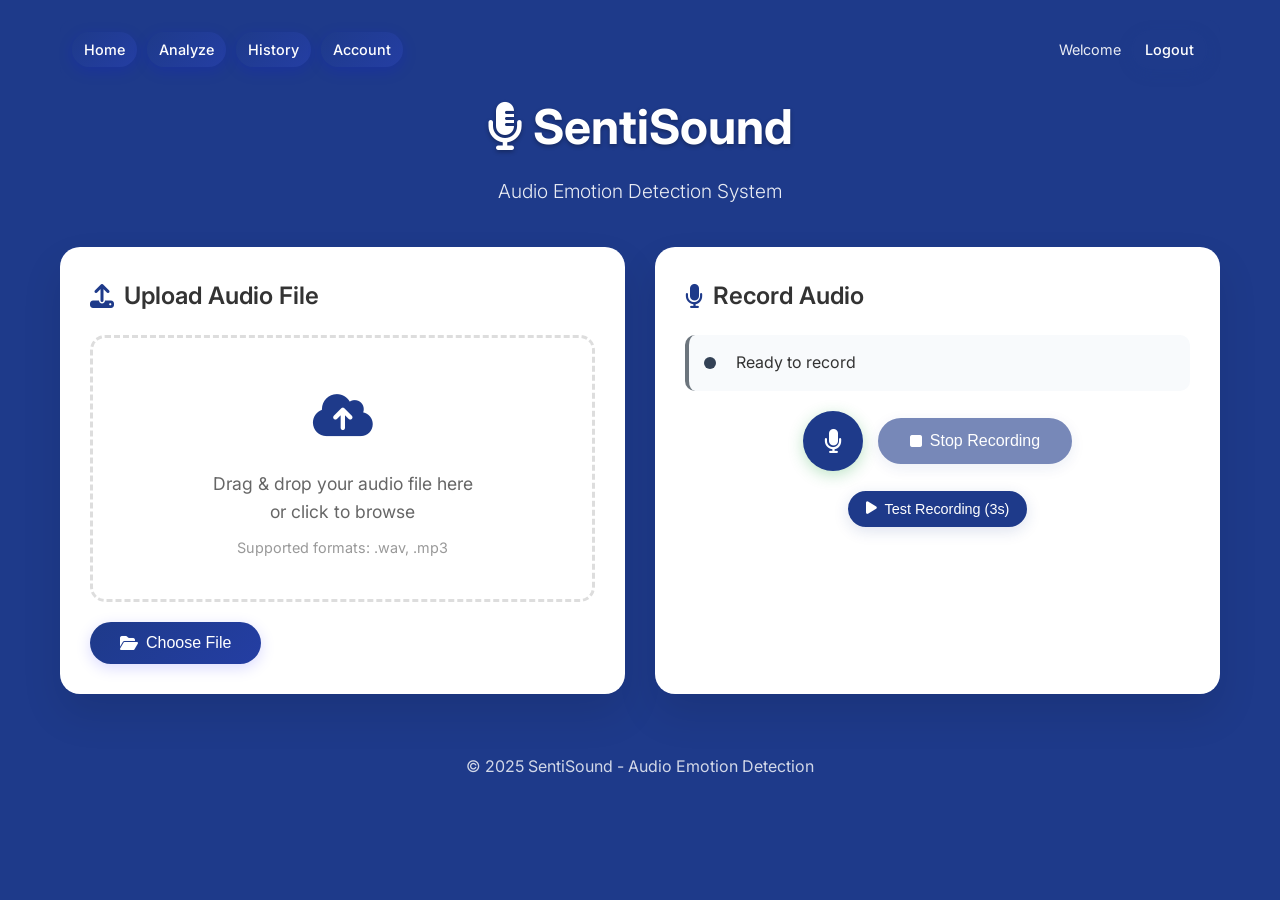
<file: templates/index.html>
<!DOCTYPE html>
<html lang="en">
<head>
    <meta charset="UTF-8">
    <meta name="viewport" content="width=device-width, initial-scale=1.0">
    <title>SentiSound - Analyze</title>
    <link href="https://cdnjs.cloudflare.com/ajax/libs/font-awesome/6.4.0/css/all.min.css" rel="stylesheet">
    <link href="https://fonts.googleapis.com/css2?family=Inter:wght@300;400;500;600;700&display=swap" rel="stylesheet">
    <link href="/static/style.css" rel="stylesheet">
    <style>
        * {
            margin: 0;
            padding: 0;
            box-sizing: border-box;
        }

        body {
            font-family: 'Inter', sans-serif;
            background: #1e3a8a;
            min-height: 100vh;
            color: #333;
            line-height: 1.6;
        }

        .container {
            max-width: 1200px;
            margin: 0 auto;
            padding: 20px;
        }

        .header {
            text-align: center;
            margin-bottom: 40px;
            color: white;
        }

        .header h1 {
            font-size: 3rem;
            font-weight: 700;
            margin-bottom: 10px;
            text-shadow: 0 2px 4px rgba(0,0,0,0.3);
        }

        .header p {
            font-size: 1.2rem;
            opacity: 0.9;
            font-weight: 300;
        }

        .main-content {
            display: grid;
            grid-template-columns: 1fr 1fr;
            gap: 30px;
            margin-bottom: 40px;
        }

        .upload-section, .recording-section {
            background: white;
            border-radius: 20px;
            padding: 30px;
            box-shadow: 0 20px 40px rgba(0,0,0,0.1);
            backdrop-filter: blur(10px);
        }

        .section-title {
            font-size: 1.5rem;
            font-weight: 600;
            margin-bottom: 20px;
            color: #333;
            display: flex;
            align-items: center;
            gap: 10px;
        }

        .section-title i {
            color: #1e3a8a;
        }

        .upload-area {
            border: 3px dashed #ddd;
            border-radius: 15px;
            padding: 40px;
            text-align: center;
            transition: all 0.3s ease;
            cursor: pointer;
            margin-bottom: 20px;
        }

        .upload-area:hover {
            border-color: #1e3a8a;
            background: #eef2ff;
        }

        .upload-area.dragover {
            border-color: #1e3a8a;
            background: #e6ebff;
        }

        .upload-icon {
            font-size: 3rem;
            color: #1e3a8a;
            margin-bottom: 15px;
        }

        .upload-text {
            font-size: 1.1rem;
            color: #666;
            margin-bottom: 10px;
        }

        .file-input {
            display: none;
        }

        .btn {
            background: linear-gradient(135deg, #1e3a8a 0%, #243ea3 100%);
            color: white;
            border: none;
            padding: 12px 30px;
            border-radius: 25px;
            font-size: 1rem;
            font-weight: 500;
            cursor: pointer;
            transition: all 0.3s ease;
            text-decoration: none;
            display: inline-flex;
            align-items: center;
            gap: 8px;
        }

        .btn:hover {
            transform: translateY(-2px);
            box-shadow: 0 10px 20px rgba(102, 126, 234, 0.3);
        }

        .btn:disabled {
            opacity: 0.6;
            cursor: not-allowed;
            transform: none;
        }

        .btn-secondary {
            background: #1e3a8a;
            color: #FFFFFF;
            border: 2px solid #1e3a8a;
        }
        
        .btn-secondary:hover {
            background: #FFFFFF;
            color: #1e3a8a;
        }

        .recording-controls {
            display: flex;
            gap: 15px;
            margin-bottom: 20px;
            flex-wrap: wrap;
        }

        .record-btn {
            background: #1e3a8a;
            border-radius: 50%;
            width: 60px;
            height: 60px;
            display: flex;
            align-items: center;
            justify-content: center;
            font-size: 1.5rem;
            transition: all 0.3s ease;
        }

        .record-btn:hover {
            transform: scale(1.1);
            box-shadow: 0 10px 20px rgba(220, 53, 69, 0.3);
        }

        .record-btn.recording {
            background: #28a745;
            animation: pulse 1.5s infinite;
        }

        @keyframes pulse {
            0% { transform: scale(1); }
            50% { transform: scale(1.05); }
            100% { transform: scale(1); }
        }

        .recording-status {
            display: flex;
            align-items: center;
            gap: 10px;
            margin-bottom: 20px;
            padding: 15px;
            border-radius: 10px;
            background: #f8fafc;
        }

        .status-indicator {
            width: 12px;
            height: 12px;
            border-radius: 50%;
            background: #334155;
        }

        .status-indicator.recording {
            background: #dc3545;
            animation: blink 1s infinite;
        }

        @keyframes blink {
            0%, 50% { opacity: 1; }
            51%, 100% { opacity: 0.3; }
        }

        .results-section {
            background: white;
            border-radius: 20px;
            padding: 30px;
            box-shadow: 0 20px 40px rgba(0,0,0,0.1);
            margin-top: 30px;
        }

        .emotion-result {
            text-align: center;
            margin-bottom: 30px;
        }

        .emotion-display {
            display: inline-block;
            padding: 20px 40px;
            border-radius: 20px;
            font-size: 2rem;
            font-weight: 600;
            margin-bottom: 20px;
            box-shadow: 0 10px 20px rgba(0,0,0,0.1);
        }

        .emotion-happy { background: linear-gradient(135deg, #28a745, #20c997); color: white; }
        .emotion-sad { background: linear-gradient(135deg, #6c757d, #495057); color: white; }
        .emotion-angry { background: linear-gradient(135deg, #dc3545, #c82333); color: white; }
        .emotion-surprised { background: linear-gradient(135deg, #ffc107, #e0a800); color: #212529; }
        .emotion-fear { background: linear-gradient(135deg, #6f42c1, #5a2d91); color: white; }
        .emotion-disgust { background: linear-gradient(135deg, #fd7e14, #e55a00); color: white; }
        .emotion-neutral { background: linear-gradient(135deg, #17a2b8, #138496); color: white; }

        .probabilities-grid {
            display: grid;
            grid-template-columns: repeat(auto-fit, minmax(200px, 1fr));
            gap: 15px;
            margin-bottom: 30px;
        }

        .probability-card {
            background: #f8f9fa;
            padding: 20px;
            border-radius: 15px;
            text-align: center;
            border-left: 4px solid #667eea;
        }

        .probability-card.top {
            background: linear-gradient(135deg, #667eea, #764ba2);
            color: white;
            border-left-color: #fff;
        }

        .probability-value {
            font-size: 1.5rem;
            font-weight: 700;
            margin-bottom: 5px;
        }

        .probability-label {
            font-size: 0.9rem;
            opacity: 0.8;
        }

        .visualization-section {
            margin-top: 30px;
        }

        .viz-image {
            width: 100%;
            border-radius: 15px;
            box-shadow: 0 10px 20px rgba(0,0,0,0.1);
        }

        .suggestions-section {
            background: linear-gradient(135deg, #f8f9ff, #f0f4ff);
            padding: 25px;
            border-radius: 15px;
            margin-top: 30px;
        }

        .suggestions-title {
            font-size: 1.3rem;
            font-weight: 600;
            margin-bottom: 20px;
            color: #333;
        }

        .suggestion-item {
            display: flex;
            align-items: center;
            gap: 15px;
            margin-bottom: 15px;
            padding: 15px;
            background: white;
            border-radius: 10px;
            box-shadow: 0 2px 10px rgba(0,0,0,0.05);
        }

        .suggestion-icon {
            font-size: 1.5rem;
            color: #667eea;
            width: 40px;
            text-align: center;
        }

        .suggestion-content h4 {
            font-size: 1rem;
            font-weight: 600;
            margin-bottom: 5px;
        }

        .suggestion-content p {
            font-size: 0.9rem;
            color: #666;
        }

        .error-message {
            background: linear-gradient(135deg, #f8d7da, #f5c6cb);
            color: #721c24;
            padding: 20px;
            border-radius: 15px;
            margin: 20px 0;
            border-left: 4px solid #dc3545;
        }

        .loading {
            display: none;
            text-align: center;
            padding: 40px;
        }

        .spinner {
            border: 4px solid #f3f3f3;
            border-top: 4px solid #667eea;
            border-radius: 50%;
            width: 40px;
            height: 40px;
            animation: spin 1s linear infinite;
            margin: 0 auto 20px;
        }

        @keyframes spin {
            0% { transform: rotate(0deg); }
            100% { transform: rotate(360deg); }
        }

        .history-section {
            background: white;
            border-radius: 20px;
            padding: 30px;
            box-shadow: 0 20px 40px rgba(0,0,0,0.1);
            margin-top: 30px;
        }

        .history-item {
            display: flex;
            justify-content: space-between;
            align-items: center;
            padding: 15px;
            border-bottom: 1px solid #eee;
            transition: background 0.3s ease;
        }

        .history-item:hover {
            background: #f8f9fa;
        }

        .history-info {
            flex: 1;
        }

        .history-emotion {
            font-weight: 600;
            color: #667eea;
        }

        .history-time {
            font-size: 0.9rem;
            color: #666;
        }

        .footer {
            text-align: center;
            color: white;
            margin-top: 40px;
            opacity: 0.8;
        }

        @media (max-width: 768px) {
            .main-content {
                grid-template-columns: 1fr;
            }
            
            .header h1 {
                font-size: 2rem;
            }
            
            .probabilities-grid {
                grid-template-columns: 1fr;
            }
            
            .recording-controls {
                justify-content: center;
            }
        }
    </style>
</head>
<body>
    <div class="container">
        <div style="display:flex; justify-content: space-between; align-items:center; margin-bottom: 10px; color: #ffffff; background: #1e3a8a; padding:10px 12px; border-radius:12px;">
            <div style="display:flex; gap:10px; align-items:center;">
                <a href="/home" class="btn" style="padding:6px 12px; font-size:0.9rem;">Home</a>
                <a href="/analyze" class="btn" style="padding:6px 12px; font-size:0.9rem;">Analyze</a>
                <a href="/history-page" class="btn" style="padding:6px 12px; font-size:0.9rem;">History</a>
                <a href="/account" class="btn" style="padding:6px 12px; font-size:0.9rem;">Account</a>
            </div>
            <div style="display:flex; gap:10px; align-items:center;">
                <span style="font-size:0.9rem; opacity:0.9;">Welcome</span>
                <a href="/logout" class="btn btn-secondary" style="padding:6px 12px; font-size:0.9rem;">Logout</a>
            </div>
        </div>
        <div class="header">
            <h1><i class="fas fa-microphone-alt"></i> SentiSound</h1>
            <p>Audio Emotion Detection System</p>
        </div>

        <div class="main-content">
            <!-- Upload Section -->
            <div class="upload-section">
                <h2 class="section-title">
                    <i class="fas fa-upload"></i>
                    Upload Audio File
                </h2>
                
                <div class="upload-area" id="uploadArea">
                    <div class="upload-icon">
                        <i class="fas fa-cloud-upload-alt"></i>
                    </div>
                    <div class="upload-text">
                        Drag & drop your audio file here<br>
                        or click to browse
                    </div>
                    <div style="font-size: 0.9rem; color: #999; margin-top: 10px;">
                        Supported formats: .wav, .mp3
                    </div>
                </div>
                
                <input type="file" id="fileInput" class="file-input" accept="audio/*">
                <button class="btn" onclick="document.getElementById('fileInput').click()">
                    <i class="fas fa-folder-open"></i>
                    Choose File
                </button>
            </div>

            <!-- Recording Section -->
            <div class="recording-section">
                <h2 class="section-title">
                    <i class="fas fa-microphone"></i>
                    Record Audio
                </h2>
                
                <div class="recording-status" id="recordingStatus">
                    <div class="status-indicator" id="statusIndicator"></div>
                    <span id="statusText">Ready to record</span>
                </div>
                
                <div class="recording-controls">
                    <button class="btn record-btn" id="recordBtn" onclick="toggleRecording()">
                        <i class="fas fa-microphone" id="recordIcon"></i>
                    </button>
                    <button class="btn btn-secondary" onclick="stopRecording()" id="stopBtn" disabled>
                        <i class="fas fa-stop"></i>
                        Stop Recording
                    </button>
                </div>
                
                <div style="text-align: center; margin-top: 15px;">
                    <button class="btn btn-secondary" onclick="testRecording()" style="font-size: 0.9rem; padding: 8px 16px;">
                        <i class="fas fa-play"></i>
                        Test Recording (3s)
                    </button>
                </div>
                
                <div id="recordingTimer" style="text-align: center; font-size: 1.2rem; font-weight: 600; color: #dc3545; display: none;">
                    00:00
                </div>
            </div>
        </div>

        <!-- Loading Section -->
        <div class="loading" id="loadingSection">
            <div class="spinner"></div>
            <p>Analyzing your audio...</p>
        </div>

        <!-- Results Section -->
        <div class="results-section" id="resultsSection" style="display: none;">
            <div class="emotion-result">
                <div class="emotion-display" id="emotionDisplay">
                    <span id="emotionEmoji"></span>
                    <span id="emotionText"></span>
                </div>
                <p id="confidenceText"></p>
            </div>

            <div class="probabilities-grid" id="probabilitiesGrid"></div>

            <div class="visualization-section" id="visualizationSection">
                <h3 class="section-title">
                    <i class="fas fa-chart-line"></i>
                    Audio Analysis
                </h3>
                <img id="vizImage" class="viz-image" alt="Audio Analysis">
            </div>

            <div class="suggestions-section" id="suggestionsSection">
                <h3 class="suggestions-title">
                    <i class="fas fa-lightbulb"></i>
                    Personalized Suggestions
                </h3>
                <div id="suggestionsContent"></div>
            </div>

            <div style="text-align: center; margin-top: 30px;">
                <div class="download-section">
                    <h3 class="section-title" style="margin-bottom: 15px;">
                        <i class="fas fa-file-pdf"></i>
                        Download Comprehensive Report
                    </h3>
                    <p style="color: #666; margin-bottom: 20px; font-size: 0.9rem;">
                        Get a detailed PDF report with all analysis results, technical details, and personalized recommendations
                    </p>
                    <button class="btn btn-primary" onclick="downloadReport()" id="downloadBtn">
                    <i class="fas fa-download"></i>
                        📄 Download Full PDF Report
                </button>
                    <p style="color: #999; margin-top: 10px; font-size: 0.8rem;">
                        Includes: Emotion analysis, probabilities, technical details, visualizations, and recommendations
                    </p>
                </div>
            </div>
        </div>

        
        
        <!-- History Detail Modal -->
        <div id="historyModal" class="modal">
            <div class="modal-content">
                <span class="close">&times;</span>
                <div id="historyDetailContent">
                    <!-- Content will be loaded here -->
                </div>
            </div>
        </div>

        <div class="footer">
            <p>&copy; 2025 SentiSound - Audio Emotion Detection</p>
        </div>
    </div>

    <script>
        let mediaRecorder;
        let audioChunks = [];
        let isRecording = false;
        let recordingTimer;
        let recordingStartTime;
        let currentAudioFile = null;

        // File upload handling
        const uploadArea = document.getElementById('uploadArea');
        const fileInput = document.getElementById('fileInput');

        uploadArea.addEventListener('click', () => fileInput.click());
        uploadArea.addEventListener('dragover', (e) => {
            e.preventDefault();
            uploadArea.classList.add('dragover');
        });
        uploadArea.addEventListener('dragleave', () => {
            uploadArea.classList.remove('dragover');
        });
        uploadArea.addEventListener('drop', (e) => {
            e.preventDefault();
            uploadArea.classList.remove('dragover');
            const files = e.dataTransfer.files;
            if (files.length > 0) {
                handleFileUpload(files[0]);
            }
        });

        fileInput.addEventListener('change', (e) => {
            if (e.target.files.length > 0) {
                handleFileUpload(e.target.files[0]);
            }
        });

        function handleFileUpload(file) {
            if (!file.type.startsWith('audio/')) {
                showError('Please select a valid audio file');
                return;
            }
            
            const formData = new FormData();
            formData.append('file', file);
            
            showLoading();
            analyzeAudio(formData);
        }

        // Recording functionality
        async function toggleRecording() {
            if (!isRecording) {
                await startRecording();
            } else {
                stopRecording();
            }
        }

        async function startRecording() {
            try {
                console.log('Requesting microphone access...');
                const stream = await navigator.mediaDevices.getUserMedia({ 
                    audio: {
                        sampleRate: 22050,
                        channelCount: 1,
                        echoCancellation: true,
                        noiseSuppression: true
                    } 
                });
                console.log('Microphone access granted');
                
                // Try different MIME types for better compatibility
                const mimeTypes = [
                    'audio/webm;codecs=opus',
                    'audio/webm',
                    'audio/mp4',
                    'audio/wav',
                    'audio/ogg;codecs=opus'
                ];
                
                let selectedMimeType = null;
                for (const mimeType of mimeTypes) {
                    if (MediaRecorder.isTypeSupported(mimeType)) {
                        selectedMimeType = mimeType;
                        console.log('Selected MIME type:', selectedMimeType);
                        break;
                    }
                }
                
                if (!selectedMimeType) {
                    throw new Error('No supported audio format found');
                }
                
                mediaRecorder = new MediaRecorder(stream, { mimeType: selectedMimeType });
                audioChunks = [];

                mediaRecorder.ondataavailable = (event) => {
                    console.log('Data available:', event.data);
                    console.log('Data type:', event.data.type);
                    console.log('Data size:', event.data.size);
                    audioChunks.push(event.data);
                };

                mediaRecorder.onstop = async () => {
                    console.log('Recording stopped, processing audio...');
                    console.log('Total chunks:', audioChunks.length);
                    console.log('Total size:', audioChunks.reduce((acc, chunk) => acc + chunk.size, 0));
                    
                    // Check if we have enough audio data
                    const totalSize = audioChunks.reduce((acc, chunk) => acc + chunk.size, 0);
                    const recordingDuration = (Date.now() - recordingStartTime) / 1000;
                    
                    console.log('Recording duration:', recordingDuration, 'seconds');
                    console.log('Total audio size:', totalSize, 'bytes');
                    
                    if (recordingDuration < 1.0) {
                        showError('Recording too short. Please record for at least 1 second.');
                        document.getElementById('statusText').textContent = 'Ready to record';
                        return;
                    }
                    
                    if (totalSize < 1000) {
                        showError('Recording too small. Please try recording again.');
                        document.getElementById('statusText').textContent = 'Ready to record';
                        return;
                    }
                    
                    // Create blob with the recorded MIME type
                    const audioBlob = new Blob(audioChunks, { type: selectedMimeType });
                    console.log('Audio blob created:', audioBlob);
                    console.log('Audio blob type:', audioBlob.type);
                    console.log('Audio blob size:', audioBlob.size);
                    
                    // Convert to WAV format for better compatibility
                    const wavBlob = await convertToWav(audioBlob);
                    console.log('Final WAV blob:', wavBlob);
                    console.log('Final WAV size:', wavBlob.size);
                    
                    const formData = new FormData();
                    formData.append('audio', wavBlob);
                    
                    showLoading();
                    analyzeRecording(formData);
                };

                console.log('Starting MediaRecorder...');
                mediaRecorder.start(1000); // Collect data every second
                isRecording = true;
                
                // Update UI
                document.getElementById('recordBtn').classList.add('recording');
                document.getElementById('recordIcon').className = 'fas fa-stop';
                document.getElementById('statusIndicator').classList.add('recording');
                document.getElementById('statusText').textContent = 'Recording...';
                document.getElementById('stopBtn').disabled = false;
                
                // Start timer
                recordingStartTime = Date.now();
                document.getElementById('recordingTimer').style.display = 'block';
                updateRecordingTimer();
                
            } catch (error) {
                console.error('Error in startRecording:', error);
                showError('Error accessing microphone: ' + error.message);
            }
        }

        function stopRecording() {
            console.log('stopRecording called');
            if (mediaRecorder && isRecording) {
                console.log('Stopping MediaRecorder...');
                mediaRecorder.stop();
                mediaRecorder.stream.getTracks().forEach(track => {
                    console.log('Stopping track:', track);
                    track.stop();
                });
                isRecording = false;
                
                // Update UI
                document.getElementById('recordBtn').classList.remove('recording');
                document.getElementById('recordIcon').className = 'fas fa-microphone';
                document.getElementById('statusIndicator').classList.remove('recording');
                document.getElementById('statusText').textContent = 'Processing...';
                document.getElementById('stopBtn').disabled = true;
                document.getElementById('recordingTimer').style.display = 'none';
                
                clearInterval(recordingTimer);
            } else {
                console.log('No active recording to stop');
            }
        }

        function updateRecordingTimer() {
            recordingTimer = setInterval(() => {
                const elapsed = Date.now() - recordingStartTime;
                const seconds = Math.floor(elapsed / 1000);
                const minutes = Math.floor(seconds / 60);
                const remainingSeconds = seconds % 60;
                document.getElementById('recordingTimer').textContent = 
                    `${minutes.toString().padStart(2, '0')}:${remainingSeconds.toString().padStart(2, '0')}`;
            }, 1000);
        }
        
        // Test recording function
        async function testRecording() {
            try {
                console.log('Starting test recording...');
                
                // Request microphone access
                const stream = await navigator.mediaDevices.getUserMedia({ 
                    audio: {
                        sampleRate: 22050,
                        channelCount: 1,
                        echoCancellation: true,
                        noiseSuppression: true
                    } 
                });
                
                // Create MediaRecorder
                const testRecorder = new MediaRecorder(stream);
                const testChunks = [];
                
                testRecorder.ondataavailable = (event) => {
                    testChunks.push(event.data);
                };
                
                testRecorder.onstop = async () => {
                    console.log('Test recording stopped');
                    
                    // Stop all tracks
                    stream.getTracks().forEach(track => track.stop());
                    
                    if (testChunks.length === 0) {
                        showError('Test recording failed - no audio data captured');
                        return;
                    }
                    
                    const testBlob = new Blob(testChunks, { type: 'audio/webm' });
                    console.log('Test recording blob:', testBlob);
                    console.log('Test recording size:', testBlob.size);
                    
                    if (testBlob.size < 1000) {
                        showError('Test recording too small - microphone may not be working');
                        return;
                    }
                    
                    showSuccess('Test recording successful! Microphone is working properly.');
                    console.log('Test recording completed successfully');
                };
                
                // Start recording for 3 seconds
                testRecorder.start();
                console.log('Test recording started');
                
                // Stop after 3 seconds
                setTimeout(() => {
                    if (testRecorder.state === 'recording') {
                        testRecorder.stop();
                    }
                }, 3000);
                
            } catch (error) {
                console.error('Test recording error:', error);
                showError('Test recording failed: ' + error.message);
            }
        }

        // Audio analysis
        async function analyzeAudio(formData) {
            try {
                const response = await fetch('/predict', {
                    method: 'POST',
                    body: formData
                });
                
                const result = await response.json();
                
                if (response.ok) {
                    displayResults(result);
                    currentAudioFile = result.audio_file;
                    loadHistory();
                } else {
                    showError(result.error || 'Analysis failed');
                }
            } catch (error) {
                showError('Network error: ' + error.message);
            } finally {
                hideLoading();
            }
        }

        async function analyzeRecording(formData) {
            try {
                const audioBlob = formData.get('audio');
                console.log('Audio blob:', audioBlob);
                console.log('Audio blob type:', audioBlob.type);
                console.log('Audio blob size:', audioBlob.size);
                
                if (!audioBlob || audioBlob.size === 0) {
                    showError('No audio data to analyze');
                    return;
                }
                
                const base64Audio = await blobToBase64(audioBlob);
                console.log('Base64 audio length:', base64Audio.length);
                
                // Update status
                document.getElementById('statusText').textContent = 'Analyzing audio...';
                
                const response = await fetch('/record', {
                    method: 'POST',
                    headers: {
                        'Content-Type': 'application/json'
                    },
                    body: JSON.stringify({
                        audio: base64Audio
                    })
                });
                
                console.log('Response status:', response.status);
                const result = await response.json();
                console.log('Response result:', result);
                
                if (response.ok) {
                    displayResults(result);
                    // Auto-append audio playback of uploaded/recorded file
                    if (result.audio_file) {
                        const audioEl = document.createElement('audio');
                        audioEl.controls = true;
                        audioEl.src = '/static/audio_uploads/' + result.audio_file;
                        audioEl.style.marginTop = '10px';
                        document.getElementById('visualizationSection').appendChild(audioEl);
                    }
                    currentAudioFile = result.audio_file;
                    
                    // Refresh history to show the new recording
                    setTimeout(() => {
                    loadHistory();
                    }, 1000);
                    
                    document.getElementById('statusText').textContent = 'Analysis complete!';
                } else {
                    const errorMsg = result.error || 'Analysis failed';
                    console.error('Server error:', errorMsg);
                    showError(errorMsg);
                    document.getElementById('statusText').textContent = 'Analysis failed';
                }
            } catch (error) {
                console.error('Error in analyzeRecording:', error);
                showError('Network error: ' + error.message);
                document.getElementById('statusText').textContent = 'Network error';
            } finally {
                hideLoading();
                setTimeout(() => {
                document.getElementById('statusText').textContent = 'Ready to record';
                }, 3000);
            }
        }

        function blobToBase64(blob) {
            return new Promise((resolve, reject) => {
                const reader = new FileReader();
                reader.onloadend = () => resolve(reader.result);
                reader.onerror = reject;
                reader.readAsDataURL(blob);
            });
        }
        
        // Convert audio to WAV format if needed
        async function convertToWav(audioBlob) {
            try {
                // If it's already WAV, return as is
                if (audioBlob.type === 'audio/wav') {
                    return audioBlob;
                }
                
                console.log('Converting audio from', audioBlob.type, 'to WAV format...');
                
                // Create an audio context to convert the audio
                const audioContext = new (window.AudioContext || window.webkitAudioContext)();
                const arrayBuffer = await audioBlob.arrayBuffer();
                const audioBuffer = await audioContext.decodeAudioData(arrayBuffer);
                
                // Convert to WAV
                const wavBlob = audioBufferToWav(audioBuffer);
                console.log('Conversion successful, WAV size:', wavBlob.size);
                
                return wavBlob;
            } catch (error) {
                console.error('Error converting to WAV:', error);
                // Return original blob if conversion fails
                return audioBlob;
            }
        }
        
        // Helper function to convert AudioBuffer to WAV
        function audioBufferToWav(buffer) {
            const length = buffer.length;
            const numberOfChannels = buffer.numberOfChannels;
            const sampleRate = buffer.sampleRate;
            const arrayBuffer = new ArrayBuffer(44 + length * numberOfChannels * 2);
            const view = new DataView(arrayBuffer);
            
            // WAV header
            const writeString = (offset, string) => {
                for (let i = 0; i < string.length; i++) {
                    view.setUint8(offset + i, string.charCodeAt(i));
                }
            };
            
            writeString(0, 'RIFF');
            view.setUint32(4, 36 + length * numberOfChannels * 2, true);
            writeString(8, 'WAVE');
            writeString(12, 'fmt ');
            view.setUint32(16, 16, true);
            view.setUint16(20, 1, true);
            view.setUint16(22, numberOfChannels, true);
            view.setUint32(24, sampleRate, true);
            view.setUint32(28, sampleRate * numberOfChannels * 2, true);
            view.setUint16(32, numberOfChannels * 2, true);
            view.setUint16(34, 16, true);
            writeString(36, 'data');
            view.setUint32(40, length * numberOfChannels * 2, true);
            
            // Convert audio data
            let offset = 44;
            for (let i = 0; i < length; i++) {
                for (let channel = 0; channel < numberOfChannels; channel++) {
                    const sample = Math.max(-1, Math.min(1, buffer.getChannelData(channel)[i]));
                    view.setInt16(offset, sample < 0 ? sample * 0x8000 : sample * 0x7FFF, true);
                    offset += 2;
                }
            }
            
            return new Blob([arrayBuffer], { type: 'audio/wav' });
        }

        // Display results
        function displayResults(result) {
            const emotion = result.emotion;
            const probabilities = result.probabilities;
            
            // Update emotion display
            const emotionConfig = getEmotionConfig(emotion);
            document.getElementById('emotionEmoji').textContent = emotionConfig.emoji;
            document.getElementById('emotionText').textContent = ' ' + emotion.charAt(0).toUpperCase() + emotion.slice(1);
            document.getElementById('emotionDisplay').className = `emotion-display emotion-${emotion}`;
            
            // Update confidence
            const maxProb = Math.max(...Object.values(probabilities));
            document.getElementById('confidenceText').textContent = 
                `Confidence: ${(maxProb * 100).toFixed(1)}%`;
            
            // Update probabilities grid
            const probabilitiesGrid = document.getElementById('probabilitiesGrid');
            probabilitiesGrid.innerHTML = '';
            
            const sortedProbs = Object.entries(probabilities)
                .sort(([,a], [,b]) => b - a);
            
            sortedProbs.forEach(([emotionName, prob], index) => {
                const card = document.createElement('div');
                card.className = `probability-card ${index === 0 ? 'top' : ''}`;
                card.innerHTML = `
                    <div class="probability-value">${(prob * 100).toFixed(1)}%</div>
                    <div class="probability-label">${emotionName.charAt(0).toUpperCase() + emotionName.slice(1)}</div>
                `;
                probabilitiesGrid.appendChild(card);
            });
            
            // Update visualization
            if (result.visualization) {
                document.getElementById('vizImage').src = '/static/' + result.visualization;
                document.getElementById('visualizationSection').style.display = 'block';
            }
            
            // Update suggestions
            updateSuggestions(emotion);
            
            // Show results
            document.getElementById('resultsSection').style.display = 'block';
            document.getElementById('resultsSection').scrollIntoView({ behavior: 'smooth' });
        }

        function getEmotionConfig(emotion) {
            const configs = {
                'happy': { emoji: '😄', color: '#28a745' },
                'sad': { emoji: '😢', color: '#6c757d' },
                'angry': { emoji: '😠', color: '#dc3545' },
                'surprised': { emoji: '😮', color: '#ffc107' },
                'fear': { emoji: '😨', color: '#6f42c1' },
                'disgust': { emoji: '🤢', color: '#fd7e14' },
                'neutral': { emoji: '😐', color: '#17a2b8' }
            };
            return configs[emotion] || configs['neutral'];
        }

        function updateSuggestions(emotion) {
            const suggestions = getEmotionSuggestions(emotion);
            const content = document.getElementById('suggestionsContent');
            
            content.innerHTML = `
                <div class="suggestion-item">
                    <div class="suggestion-icon">
                        <i class="fas fa-music"></i>
                    </div>
                    <div class="suggestion-content">
                        <h4>Recommended Music</h4>
                        <p><a href="${suggestions.music_url}" target="_blank">${suggestions.music}</a></p>
                    </div>
                </div>
                <div class="suggestion-item">
                    <div class="suggestion-icon">
                        <i class="fas fa-heart"></i>
                    </div>
                    <div class="suggestion-content">
                        <h4>Activity Suggestion</h4>
                        <p><a href="${suggestions.activity_url}" target="_blank">${suggestions.activity}</a></p>
                    </div>
                </div>
                <div class="suggestion-item">
                    <div class="suggestion-icon">
                        <i class="fas fa-om"></i>
                    </div>
                    <div class="suggestion-content">
                        <h4>Meditation Tip</h4>
                        <p><a href="${suggestions.meditation_url}" target="_blank">${suggestions.meditation}</a></p>
                    </div>
                </div>
                <div class="suggestion-item">
                    <div class="suggestion-icon">
                        <i class="fas fa-book"></i>
                    </div>
                    <div class="suggestion-content">
                        <h4>Book Suggestion</h4>
                        <p>${suggestions.book}</p>
                    </div>
                </div>
            `;
        }

        function getEmotionSuggestions(emotion) {
            const suggestions = {
                'happy': {
                    music: 'Happy Hits – Upbeat Pop Mix',
                    music_url: 'https://www.youtube.com/playlist?list=PLMC9KNkIncKseYxDN2niH6glGRWKsLtde',
                    activity: 'Quick energizing workout (10–15 min)',
                    activity_url: 'https://www.youtube.com/watch?v=UBMk30rjy0o',
                    meditation: 'Gratitude practice (5–10 min)',
                    meditation_url: 'https://www.youtube.com/watch?v=WPPPFqsECz0',
                    book: 'The Happiness Advantage – Shawn Achor'
                },
                'sad': {
                    music: 'Cheerful Uplifting Songs',
                    music_url: 'https://www.youtube.com/playlist?list=PLgG8bm3T8oE2K8w2oYj2vuw9S1qQxVwQh',
                    activity: 'Go for a 15‑minute walk or call a friend',
                    activity_url: 'https://www.youtube.com/watch?v=I50ZAs2bU9I',
                    meditation: 'Self‑compassion meditation (10 min)',
                    meditation_url: 'https://www.youtube.com/watch?v=Z9A3QnH8V7c',
                    book: 'Feeling Good – David D. Burns'
                },
                'angry': {
                    music: 'Calming Ambient Sounds',
                    music_url: 'https://www.youtube.com/watch?v=1ZYbU82GVz4',
                    activity: 'Box breathing 4‑4‑4‑4 (5 min) + journaling',
                    activity_url: 'https://www.youtube.com/watch?v=tEmt1Znux58',
                    meditation: 'Anger release (10 min)',
                    meditation_url: 'https://www.youtube.com/watch?v=aGx4IlppSgU',
                    book: 'The Dance of Anger – Harriet Lerner'
                },
                'surprised': {
                    music: 'Feel‑good Jazz Vibes',
                    music_url: 'https://www.youtube.com/playlist?list=PL1Z0x4QJQJ4o9Zz3e1l2QJld7Yv9gk3Zc',
                    activity: 'Channel your energy into a creative sketch (10–15 min)',
                    activity_url: 'https://www.youtube.com/watch?v=qZ2rYk4LLxU',
                    meditation: 'Open awareness (5–10 min)',
                    meditation_url: 'https://www.youtube.com/watch?v=Yc5TlrC_z5E',
                    book: 'Range – David Epstein'
                },
                'fear': {
                    music: 'Soft Piano for Anxiety Relief',
                    music_url: 'https://www.youtube.com/watch?v=KTo_6Q5wGgc',
                    activity: 'Grounding 5‑4‑3‑2‑1 (3–5 min)',
                    activity_url: 'https://www.youtube.com/watch?v=Fs8Gk9WnJvk',
                    meditation: 'Anxiety relief (10 min)',
                    meditation_url: 'https://www.youtube.com/watch?v=O-6f5wQXSu8',
                    book: 'Feel the Fear and Do It Anyway – Susan Jeffers'
                },
                'disgust': {
                    music: 'Nature Ambience (Forest/Water)',
                    music_url: 'https://www.youtube.com/watch?v=tq3m-r1qU8s',
                    activity: 'Declutter a small area (10–15 min)',
                    activity_url: 'https://www.youtube.com/watch?v=4xgZ-q1AO5I',
                    meditation: 'Cleansing breath practice (5 min)',
                    meditation_url: 'https://www.youtube.com/watch?v=RZ3S9XQjcxE',
                    book: 'Atomic Habits – James Clear'
                },
                'neutral': {
                    music: 'Instrumental Focus (Lo‑fi/Chillhop)',
                    music_url: 'https://www.youtube.com/watch?v=5qap5aO4i9A',
                    activity: 'Plan your next goal (10 min)',
                    activity_url: 'https://www.youtube.com/watch?v=H14bBuluwB8',
                    meditation: '5‑minute reset',
                    meditation_url: 'https://www.youtube.com/watch?v=inpok4MKVLM',
                    book: 'Deep Work – Cal Newport'
                }
            };
            return suggestions[emotion] || suggestions['neutral'];
        }

        // Utility functions
        function showLoading() {
            document.getElementById('loadingSection').style.display = 'block';
        }

        function hideLoading() {
            document.getElementById('loadingSection').style.display = 'none';
        }

        function showError(message) {
            const errorDiv = document.createElement('div');
            errorDiv.className = 'error-message';
            errorDiv.innerHTML = `<i class="fas fa-exclamation-triangle"></i> ${message}`;
            
            const container = document.querySelector('.container');
            container.insertBefore(errorDiv, container.firstChild);
            
            setTimeout(() => {
                errorDiv.remove();
            }, 5000);
        }
        
        function showSuccess(message) {
            const successDiv = document.createElement('div');
            successDiv.className = 'success-message';
            successDiv.innerHTML = `<i class="fas fa-check-circle"></i> ${message}`;
            
            const container = document.querySelector('.container');
            container.insertBefore(successDiv, container.firstChild);
            
            setTimeout(() => {
                successDiv.remove();
            }, 5000);
        }

        async function loadHistory() {
            try {
                const response = await fetch('/history');
                const data = await response.json();
                
                if (response.ok && data.history) {
                    displayHistory(data.history);
                } else {
                    console.error('Failed to load history:', data.error);
                }
            } catch (error) {
                console.error('Error loading history:', error);
            }
        }

        function displayHistory(history) {
            const container = document.getElementById('historyContent');
            
            if (!history || history.length === 0) {
                container.innerHTML = '<p style="text-align: center; color: #666;">No analysis history yet</p>';
                return;
            }
            
            const historyHTML = history.map((item, index) => {
                const timestamp = new Date(item.formatted_time || item.timestamp).toLocaleString();
                const confidence = (item.confidence * 100).toFixed(1);
                
                // Get top 3 probabilities for display
                const sortedProbs = Object.entries(item.probabilities || {})
                    .sort(([,a], [,b]) => b - a)
                    .slice(0, 3);
                
                const probabilitiesHTML = sortedProbs.map(([emotion, prob], idx) => {
                    const isTop = idx === 0;
                    return `
                        <div class="history-probability-item ${isTop ? 'top' : ''}">
                            <div class="history-probability-value">${(prob * 100).toFixed(1)}%</div>
                            <div class="history-probability-label">${emotion}</div>
                    </div>
                    `;
                }).join('');
                
                return `
                    <div class="history-item" onclick="showHistoryDetail('${item.filename}')">
                        <div class="history-item-header">
                            <div class="history-emotion">
                                <span class="history-emotion-emoji">${item.emoji || '😐'}</span>
                                <span>${item.predicted_emotion}</span>
                    </div>
                            <div class="history-confidence">${confidence}%</div>
                </div>
                        <div class="history-filename">${item.filename}</div>
                        <div class="history-time">${timestamp}</div>
                        <div class="history-probabilities">
                            ${probabilitiesHTML}
                        </div>
                    </div>
                `;
            }).join('');
            
            container.innerHTML = historyHTML;
        }
        
        // Show detailed history information in modal
        async function showHistoryDetail(filename) {
            try {
                const response = await fetch(`/history/${filename}`);
                const item = await response.json();
                
                if (response.ok) {
                    displayHistoryDetail(item);
                    document.getElementById('historyModal').style.display = 'block';
                } else {
                    showError('Failed to load history details');
                }
            } catch (error) {
                console.error('Error loading history detail:', error);
                showError('Error loading history details');
            }
        }
        
        function displayHistoryDetail(item) {
            const content = document.getElementById('historyDetailContent');
            const timestamp = new Date(item.formatted_time || item.timestamp).toLocaleString();
            const confidence = (item.confidence * 100).toFixed(1);
            
            // Sort all probabilities
            const sortedProbs = Object.entries(item.probabilities || {})
                .sort(([,a], [,b]) => b - a);
            
            const probabilitiesHTML = sortedProbs.map(([emotion, prob], idx) => {
                const isTop = idx === 0;
                return `
                    <div class="history-probability-item ${isTop ? 'top' : ''}">
                        <div class="history-probability-value">${(prob * 100).toFixed(1)}%</div>
                        <div class="history-probability-label">${emotion}</div>
                    </div>
                `;
            }).join('');
            
            const suggestions = getEmotionSuggestions(item.predicted_emotion || 'neutral');

            content.innerHTML = `
                <h2 style="color: #333; margin-bottom: 20px;">
                    <span style="font-size: 2rem; margin-right: 15px;">${item.emoji || '😐'}</span>
                    ${item.predicted_emotion.charAt(0).toUpperCase() + item.predicted_emotion.slice(1)} Emotion Analysis
                </h2>
                
                <div style="margin-bottom: 25px;">
                    <div style="display: flex; justify-content: space-between; align-items: center; margin-bottom: 15px;">
                        <div>
                            <strong>File:</strong> ${item.filename}
                        </div>
                        <div class="history-confidence">${confidence}% Confidence</div>
                    </div>
                    <div style="color: #666;">
                        <strong>Analyzed:</strong> ${timestamp}
                    </div>
                </div>
                
                <div style="margin-bottom: 25px;">
                    <h3 style="color: #333; margin-bottom: 15px;">📊 All Emotion Probabilities</h3>
                    <div class="history-probabilities" style="grid-template-columns: repeat(auto-fit, minmax(120px, 1fr));">
                        ${probabilitiesHTML}
                    </div>
                </div>
                
                ${item.has_visualization ? `
                    <div style="margin-bottom: 25px;">
                        <h3 style="color: #333; margin-bottom: 15px;">📈 Analysis Visualizations</h3>
                        <img src="/static/${item.visualization_path}" alt="Audio Analysis" style="max-width: 100%; border-radius: 10px; box-shadow: 0 5px 15px rgba(0,0,0,0.1);">
                    </div>
                ` : ''}

                <div class="suggestions-section" style="margin-top: 20px;">
                    <h3 class="suggestions-title"><i class="fas fa-lightbulb"></i> Personalized Suggestions</h3>
                    <div class="suggestion-item">
                        <div class="suggestion-icon"><i class="fas fa-music"></i></div>
                        <div class="suggestion-content">
                            <h4>Recommended Music</h4>
                            <p><a href="${suggestions.music_url}" target="_blank">${suggestions.music}</a></p>
                        </div>
                    </div>
                    <div class="suggestion-item">
                        <div class="suggestion-icon"><i class="fas fa-heart"></i></div>
                        <div class="suggestion-content">
                            <h4>Activity Suggestion</h4>
                            <p><a href="${suggestions.activity_url}" target="_blank">${suggestions.activity}</a></p>
                        </div>
                    </div>
                    <div class="suggestion-item">
                        <div class="suggestion-icon"><i class="fas fa-om"></i></div>
                        <div class="suggestion-content">
                            <h4>Meditation Tip</h4>
                            <p><a href="${suggestions.meditation_url}" target="_blank">${suggestions.meditation}</a></p>
                    </div>
                </div>
                <div class="suggestion-item">
                    <div class="suggestion-icon"><i class="fas fa-book"></i></div>
                    <div class="suggestion-content">
                        <h4>Book Suggestion</h4>
                        <p>${suggestions.book}</p>
                        </div>
                    </div>
                </div>
                
                <div style="text-align: center; margin-top: 30px;">
                    <button class="btn btn-primary" onclick="downloadReportFromHistory('${item.filename}')">
                        <i class="fas fa-download"></i>
                        Download Full Report
                    </button>
                </div>
            `;
        }
        
        // Download report from history
        function downloadReportFromHistory(filename) {
            const downloadUrl = `/download-report/${filename}`;
            const link = document.createElement('a');
            link.href = downloadUrl;
            link.download = `sentisound_comprehensive_report_${filename}.pdf`;
            document.body.appendChild(link);
            link.click();
            document.body.removeChild(link);
            
            showSuccess('Report download started! Check your downloads folder.');
        }
        
        // Clear history
        function clearHistory() {
            if (confirm('Are you sure you want to clear all analysis history? This action cannot be undone.')) {
                // Clear the display
                document.getElementById('historyContent').innerHTML = '<p style="text-align: center; color: #666;">No analysis history yet</p>';
                showSuccess('History cleared successfully!');
            }
        }

        function downloadReport() {
            if (currentAudioFile) {
                // Show loading state
                const downloadBtn = document.getElementById('downloadBtn');
                const originalText = downloadBtn.innerHTML;
                downloadBtn.innerHTML = '<i class="fas fa-spinner fa-spin"></i> Generating Report...';
                downloadBtn.disabled = true;
                
                // Download the report
                const downloadUrl = `/download-report/${currentAudioFile}`;
                const link = document.createElement('a');
                link.href = downloadUrl;
                link.download = `sentisound_comprehensive_report_${currentAudioFile}.pdf`;
                document.body.appendChild(link);
                link.click();
                document.body.removeChild(link);
                
                // Reset button after a short delay
                setTimeout(() => {
                    downloadBtn.innerHTML = originalText;
                    downloadBtn.disabled = false;
                    
                    // Show success message
                    showSuccess('Report downloaded successfully! Check your downloads folder.');
                }, 2000);
            } else {
                showError('No audio file analyzed yet. Please analyze an audio file first.');
            }
        }
        
        function showSuccess(message) {
            const successDiv = document.createElement('div');
            successDiv.className = 'success-message';
            successDiv.innerHTML = `<i class="fas fa-check-circle"></i> ${message}`;
            
            const container = document.querySelector('.container');
            container.insertBefore(successDiv, container.firstChild);
            
            setTimeout(() => {
                successDiv.remove();
            }, 5000);
        }

        // Initialize
        document.addEventListener('DOMContentLoaded', () => {
            
            // Modal event handlers
            const modal = document.getElementById('historyModal');
            const closeBtn = document.querySelector('.close');
            
            // Close modal when clicking X
            closeBtn.onclick = function() {
                modal.style.display = 'none';
            }
            
            // Close modal when clicking outside
            window.onclick = function(event) {
                if (event.target == modal) {
                    modal.style.display = 'none';
                }
            }
            
            // Close modal with Escape key
            document.addEventListener('keydown', function(event) {
                if (event.key === 'Escape' && modal.style.display === 'block') {
                    modal.style.display = 'none';
                }
            });
        });
    </script>
</body>
</html>
</file>
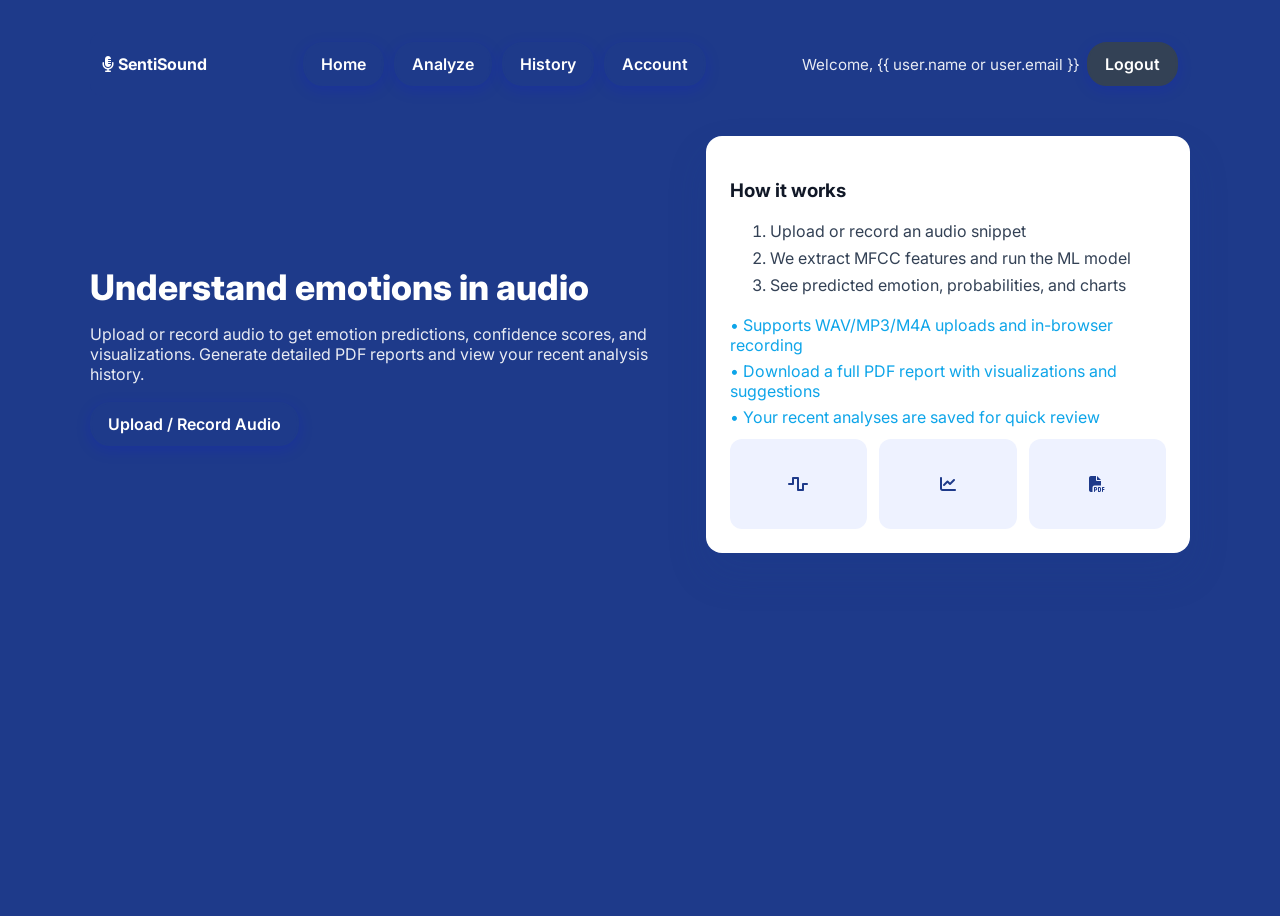
<file: templates/home.html>
<!DOCTYPE html>
<html lang="en">
<head>
    <meta charset="UTF-8">
    <meta name="viewport" content="width=device-width, initial-scale=1.0">
    <title>Home - SentiSound</title>
    <link href="https://cdnjs.cloudflare.com/ajax/libs/font-awesome/6.4.0/css/all.min.css" rel="stylesheet">
    <link href="https://fonts.googleapis.com/css2?family=Inter:wght@300;400;500;600;700&display=swap" rel="stylesheet">
    <link href="/static/style.css" rel="stylesheet">
    <style>
        body { font-family: 'Inter', sans-serif; background: #1e3a8a; min-height: 100vh; color:#ffffff; }
        .container { max-width: 1100px; margin: 0 auto; padding: 24px; }
        .nav { display:flex; justify-content: space-between; align-items:center; background: #1e3a8a; color:#ffffff; padding:10px 12px; border-radius:12px; }
        .btn { background: #1e3a8a; color: white; border: 2px solid #1e3a8a; padding: 10px 16px; border-radius: 20px; text-decoration:none; font-weight:600; }
        .btn.secondary { background:#334155; border-color:#334155; }
        .hero { margin-top: 40px; display:grid; grid-template-columns: 1.1fr 0.9fr; gap: 24px; align-items:center; }
        .card { background:white; color:#111827; border-radius:16px; padding:24px; box-shadow:0 20px 40px rgba(30,58,138,0.15); }
        .gallery { display:grid; grid-template-columns: repeat(3, 1fr); gap:12px; }
        .thumb { background:#eef2ff; height:90px; border-radius:12px; display:flex; align-items:center; justify-content:center; color:#1e3a8a; }
    </style>
</head>
<body>
  <div class="container">
    <div class="nav">
      <div><strong><i class="fas fa-microphone-alt"></i> SentiSound</strong></div>
      <div style="display:flex; gap:10px; align-items:center;">
        <a class="btn" href="/home">Home</a>
        <a class="btn" href="/analyze">Analyze</a>
        <a class="btn" href="/home#history">History</a>
        <a class="btn" href="/account">Account</a>
      </div>
      <div style="display:flex; gap:8px; align-items:center;">
        <span style="opacity:0.9; font-size:0.95rem;">Welcome, {{ user.name or user.email }}</span>
        <a class="btn secondary" href="/logout">Logout</a>
      </div>
    </div>

    <div class="hero">
      <div>
        <h1 style="font-size:2.2rem; font-weight:800; margin-bottom:10px;">Understand emotions in audio</h1>
        <p style="opacity:0.9;">Upload or record audio to get emotion predictions, confidence scores, and visualizations. Generate detailed PDF reports and view your recent analysis history.</p>
        <div style="display:flex; gap:12px; margin-top:18px;">
          <a class="btn" href="/analyze">Upload / Record Audio</a>
        </div>
      </div>
      <div class="card">
        <h3 style="margin-bottom:10px;">How it works</h3>
        <ol style="color:#334155; line-height:1.7;">
          <li>Upload or record an audio snippet</li>
          <li>We extract MFCC features and run the ML model</li>
          <li>See predicted emotion, probabilities, and charts</li>
        </ol>
        <div style="margin-top:12px;color:#0ea5e9;">
          <p style="margin:6px 0;">• Supports WAV/MP3/M4A uploads and in-browser recording</p>
          <p style="margin:6px 0;">• Download a full PDF report with visualizations and suggestions</p>
          <p style="margin:6px 0;">• Your recent analyses are saved for quick review</p>
        </div>
        <div class="gallery" style="margin-top:12px;">
          <div class="thumb"><i class="fas fa-wave-square"></i></div>
          <div class="thumb"><i class="fas fa-chart-line"></i></div>
          <div class="thumb"><i class="fas fa-file-pdf"></i></div>
        </div>
      </div>
    </div>
    <div id="history"></div>
  </div>
</body>
</html>
</file>
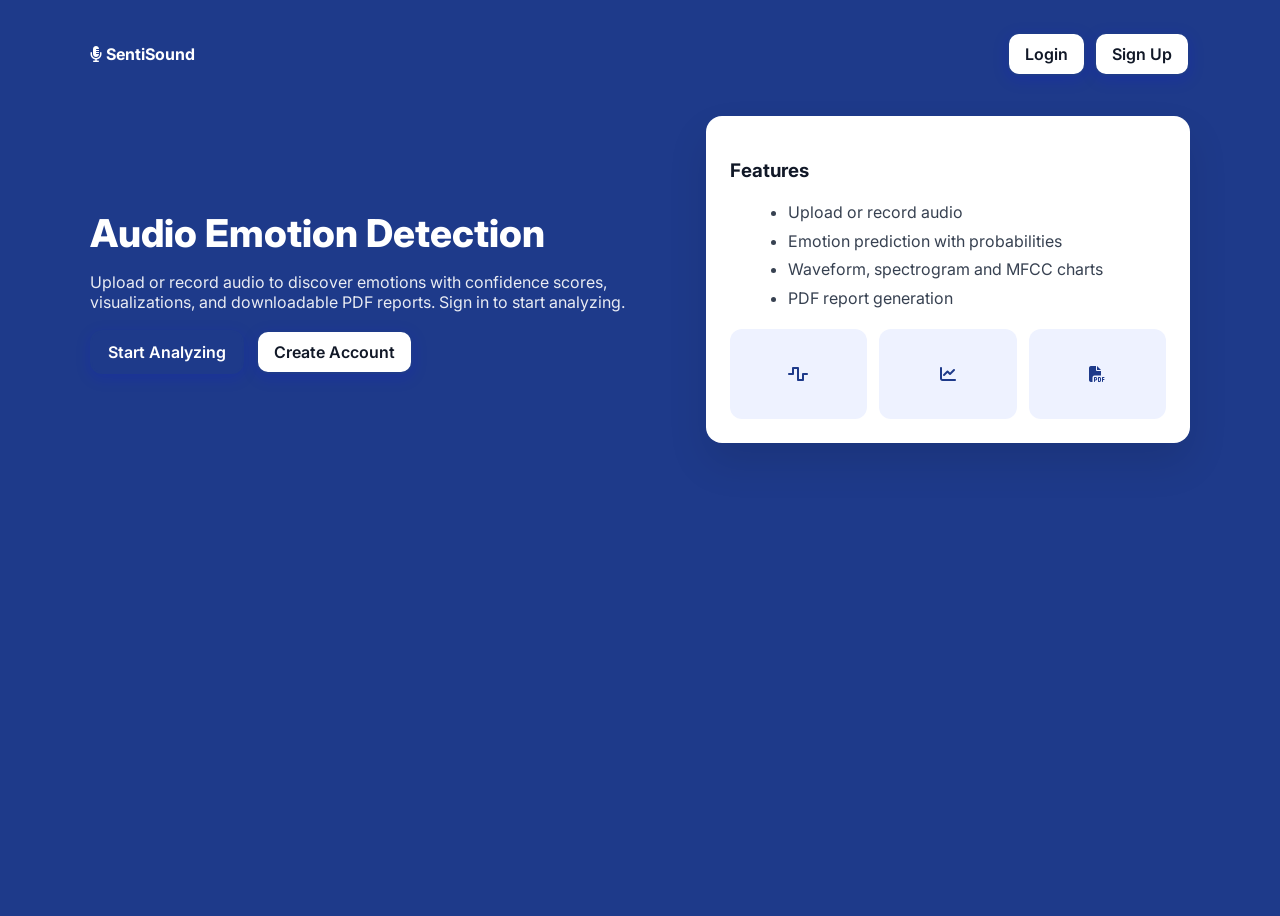
<file: templates/landing.html>
<!DOCTYPE html>
<html lang="en">
<head>
    <meta charset="UTF-8">
    <meta name="viewport" content="width=device-width, initial-scale=1.0">
    <title>SentiSound</title>
    <link href="https://cdnjs.cloudflare.com/ajax/libs/font-awesome/6.4.0/css/all.min.css" rel="stylesheet">
    <link href="https://fonts.googleapis.com/css2?family=Inter:wght@300;400;500;600;700&display=swap" rel="stylesheet">
    <link href="/static/style.css" rel="stylesheet">
    <style>
      body { font-family:'Inter',sans-serif; background:#1e3a8a; color:#ffffff; min-height:100vh; }
      .container { max-width:1100px; margin:0 auto; padding:24px; }
      .nav { display:flex; justify-content: space-between; align-items:center; }
      .btn { background:#1e3a8a; color: white; border: 2px solid #1e3a8a; padding: 10px 16px; border-radius: 12px; text-decoration:none; font-weight:600; }
      .btn.light { background:white; color:#111827; }
      .hero { display:grid; grid-template-columns: 1.1fr 0.9fr; gap:24px; align-items:center; margin-top:40px; }
      .card { background:white; color:#111827; border-radius:16px; padding:24px; box-shadow:0 20px 40px rgba(0,0,0,0.1); }
      .gallery { display:grid; grid-template-columns: repeat(3, 1fr); gap:12px; }
      .thumb { background:#eef2ff; height:90px; border-radius:12px; display:flex; align-items:center; justify-content:center; color:#1e3a8a; }
    </style>
</head>
<body>
  <div class="container">
    <div class="nav">
      <div><strong><i class="fas fa-microphone-alt"></i> SentiSound</strong></div>
      <div style="display:flex; gap:8px;">
        <a class="btn light" href="/login">Login</a>
        <a class="btn light" href="/signup">Sign Up</a>
      </div>
    </div>
    <div class="hero">
      <div>
        <h1 style="font-size:2.4rem; font-weight:800; margin-bottom:10px;">Audio Emotion Detection</h1>
        <p style="opacity:0.9;">Upload or record audio to discover emotions with confidence scores, visualizations, and downloadable PDF reports. Sign in to start analyzing.</p>
        <div style="display:flex; gap:12px; margin-top:18px;">
          <a class="btn" href="/login">Start Analyzing</a>
          <a class="btn light" href="/signup">Create Account</a>
        </div>
      </div>
      <div class="card">
        <h3 style="margin-bottom:10px;">Features</h3>
        <ul style="color:#374151; line-height:1.8; margin-left:18px;">
          <li>Upload or record audio</li>
          <li>Emotion prediction with probabilities</li>
          <li>Waveform, spectrogram and MFCC charts</li>
          <li>PDF report generation</li>
        </ul>
        <div class="gallery" style="margin-top:12px;">
          <div class="thumb"><i class="fas fa-wave-square"></i></div>
          <div class="thumb"><i class="fas fa-chart-line"></i></div>
          <div class="thumb"><i class="fas fa-file-pdf"></i></div>
        </div>
      </div>
    </div>
  </div>
</body>
</html>
</file>
<file: static/style.css>
/* Additional Professional Styling for SentiSound */

/* Smooth scrolling */
html {
    scroll-behavior: smooth;
}

/* Custom scrollbar */
::-webkit-scrollbar {
    width: 8px;
}

::-webkit-scrollbar-track {
    background: #f1f4f8;
    border-radius: 10px;
}

::-webkit-scrollbar-thumb {
    background: #1e3a8a; /* primary navy */
    border-radius: 10px;
}

::-webkit-scrollbar-thumb:hover {
    background: linear-gradient(135deg, #1e3a8a, #243ea3);
}

/* Enhanced animations */
@keyframes fadeInUp {
    from {
        opacity: 0;
        transform: translateY(30px);
    }
    to {
        opacity: 1;
        transform: translateY(0);
    }
}

@keyframes fadeInScale {
    from {
        opacity: 0;
        transform: scale(0.9);
    }
    to {
        opacity: 1;
        transform: scale(1);
    }
}

/* Container and header styles */
.container {
    max-width: 1200px;
    margin: 0 auto;
    padding: 20px;
}

.header {
    text-align: center;
    margin-bottom: 40px;
    color: white;
}

.header h1 {
    font-size: 3rem;
    font-weight: 700;
    margin-bottom: 10px;
    text-shadow: 0 2px 4px rgba(0,0,0,0.3);
}

.header p {
    font-size: 1.2rem;
    opacity: 0.9;
    font-weight: 300;
}

.main-content {
    display: grid;
    grid-template-columns: 1fr 1fr;
    gap: 30px;
    margin-bottom: 40px;
}

/* Apply animations to sections */
.upload-section, .recording-section, .results-section, .history-section {
    animation: fadeInUp 0.6s ease-out;
}

.emotion-display {
    animation: fadeInScale 0.8s ease-out;
}

.probability-card {
    animation: fadeInScale 0.6s ease-out;
    animation-delay: calc(var(--animation-order) * 0.1s);
}

/* Enhanced hover effects */
.upload-section:hover, .recording-section:hover {
    transform: translateY(-5px);
    box-shadow: 0 25px 50px rgba(0,0,0,0.15);
}

.probability-card:hover {
    transform: translateY(-3px);
    box-shadow: 0 10px 25px rgba(0,0,0,0.1);
}

.suggestion-item:hover {
    transform: translateX(5px);
    box-shadow: 0 5px 15px rgba(0,0,0,0.1);
}

/* Enhanced button styles */
.btn {
    position: relative;
    overflow: hidden;
    background: #ffffff;
    color: #1e3a8a;
    border: 2px solid #1e3a8a;
    padding: 12px 24px;
    border-radius: 25px;
    cursor: pointer;
    transition: all 0.3s ease;
    font-size: 1rem;
    font-weight: 500;
    box-shadow: 0 4px 15px rgba(0, 0, 255, 0.15);
}
.btn:hover { transform: translateY(-2px); background: #1e3a8a; color: #FFFFFF; box-shadow: 0 6px 20px rgba(30,58,138,0.25);} 
.btn:disabled { opacity: 0.6; cursor: not-allowed; transform: none; }
.btn::before { content:''; position:absolute; top:0; left:-100%; width:100%; height:100%; background: linear-gradient(90deg, transparent, rgba(255,255,255,0.2), transparent); transition:left 0.5s; }
.btn:hover::before { left:100%; }
/* Secondary button style */
.btn-secondary { background: #1e3a8a; color: #FFFFFF; border:2px solid #1e3a8a; box-shadow: 0 4px 15px rgba(30,58,138,0.15);} 
.btn-secondary:hover { background:#FFFFFF; color:#1e3a8a; box-shadow:0 6px 20px rgba(30,58,138,0.25);} 
/* Enhanced recording button */
.record-btn {
    position: relative;
    overflow: hidden;
    transition: all 0.3s ease;
}

.record-btn::after {
    content: '';
    position: absolute;
    top: 50%;
    left: 50%;
    width: 0;
    height: 0;
    background: rgba(255,255,255,0.3);
    border-radius: 50%;
    transform: translate(-50%, -50%);
    transition: all 0.3s ease;
}

.record-btn:hover::after {
    width: 100%;
    height: 100%;
}

/* Recording state styles */
.record-btn.recording {
    background: #dc3545 !important;
    animation: pulse 1.5s infinite;
    transform: scale(1.1);
}

@keyframes pulse {
    0% { box-shadow: 0 0 0 0 rgba(220, 53, 69, 0.7); }
    70% { box-shadow: 0 0 0 10px rgba(220, 53, 69, 0); }
    100% { box-shadow: 0 0 0 0 rgba(220, 53, 69, 0); }
}

/* Status indicator styles */
.status-indicator {
    width: 12px;
    height: 12px;
    border-radius: 50%;
    background: #6c757d;
    display: inline-block;
    margin-right: 10px;
    transition: all 0.3s ease;
}

.status-indicator.recording {
    background: #dc3545;
    animation: blink 1s infinite;
}

@keyframes blink {
    0%, 50% { opacity: 1; }
    51%, 100% { opacity: 0.3; }
}

/* Enhanced emotion display */
.emotion-display {
    position: relative;
    overflow: hidden;
}

.emotion-display::before {
    content: '';
    position: absolute;
    top: -50%;
    left: -50%;
    width: 200%;
    height: 200%;
    background: linear-gradient(45deg, transparent, rgba(255,255,255,0.1), transparent);
    transform: rotate(45deg);
    animation: shimmer 3s infinite;
}

@keyframes shimmer {
    0% { transform: translateX(-100%) translateY(-100%) rotate(45deg); }
    100% { transform: translateX(100%) translateY(100%) rotate(45deg); }
}

/* Enhanced loading animation */
.loading {
    display: none;
    text-align: center;
    padding: 40px;
    background: white;
    border-radius: 20px;
    box-shadow: 0 20px 40px rgba(0,0,0,0.1);
    margin: 30px 0;
}

.spinner {
    position: relative;
    width: 60px;
    height: 60px;
    margin: 0 auto 20px;
}

.spinner::after {
    content: '';
    position: absolute;
    top: -2px;
    left: -2px;
    right: -2px;
    bottom: -2px;
    border: 2px solid transparent;
    border-radius: 50%;
    background: linear-gradient(45deg, #1e3a8a, #0f235c, #1e3a8a) border-box;
    -webkit-mask: linear-gradient(#fff 0 0) padding-box, linear-gradient(#fff 0 0);
    -webkit-mask-composite: destination-out;
    mask: linear-gradient(#fff 0 0) padding-box, linear-gradient(#fff 0 0);
    mask-composite: exclude;
    animation: rotate 2s linear infinite;
}

@keyframes rotate {
    0% { transform: rotate(0deg); }
    100% { transform: rotate(360deg); }
}

.loading p {
    font-size: 1.2rem;
    color: #333;
    margin: 0;
}

/* Enhanced file upload area */
.upload-area {
    position: relative;
    overflow: hidden;
    border: 3px dashed #ddd;
    border-radius: 15px;
    padding: 40px;
    text-align: center;
    transition: all 0.3s ease;
    cursor: pointer;
    margin-bottom: 20px;
}

.upload-area:hover { border-color:#1e3a8a; background:#eef2ff; }
.upload-area.dragover { border-color:#1e3a8a; background:#e6ebff; }
.upload-icon { font-size:3rem; color:#1e3a8a; margin-bottom:15px; }
.upload-text {
    font-size: 1.1rem;
    color: #333;
    margin-bottom: 10px;
}

.file-input {
    display: none;
}

/* Enhanced error message */
.error-message {
    position: relative;
    overflow: hidden;
    background: #f8d7da;
    color: #721c24;
    padding: 15px 20px;
    border-radius: 8px;
    margin-bottom: 20px;
    border-left: 4px solid #dc3545;
    box-shadow: 0 2px 10px rgba(220, 53, 69, 0.1);
}

.error-message::before {
    content: '';
    position: absolute;
    top: 0;
    left: 0;
    width: 4px;
    height: 100%;
    background: #dc3545;
    animation: errorPulse 2s infinite;
}

@keyframes errorPulse {
    0%, 100% { opacity: 1; }
    50% { opacity: 0.5; }
}

/* Success message styling */
.success-message {
    position: relative;
    overflow: hidden;
    background: #d4edda;
    color: #155724;
    padding: 15px 20px;
    border-radius: 8px;
    margin-bottom: 20px;
    border-left: 4px solid #28a745;
    box-shadow: 0 2px 10px rgba(40, 167, 69, 0.1);
    animation: successSlideIn 0.5s ease-out;
}

.success-message::before {
    content: '';
    position: absolute;
    top: 0;
    left: 0;
    width: 4px;
    height: 100%;
    background: #28a745;
    animation: successPulse 2s infinite;
}

@keyframes successPulse {
    0%, 100% { opacity: 1; }
    50% { opacity: 0.5; }
}

@keyframes successSlideIn {
    from {
        opacity: 0;
        transform: translateY(-20px);
    }
    to {
        opacity: 1;
        transform: translateY(0);
    }
}

/* Enhanced history items */
.history-item {
    position: relative;
    overflow: hidden;
    background: white;
    padding: 15px;
    margin-bottom: 10px;
    border-radius: 10px;
    box-shadow: 0 2px 10px rgba(0,0,0,0.1);
    display: flex;
    justify-content: space-between;
    align-items: center;
}

.history-item::before {
    content: '';
    position: absolute;
    left: 0;
    top: 0;
    width: 4px;
    height: 100%;
    background: #1e3a8a;
    transform: scaleY(0);
    transition: transform 0.3s ease;
}

.history-item:hover::before {
    transform: scaleY(1);
}

.history-info {
    display: flex;
    flex-direction: column;
    gap: 5px;
}

.history-emotion {
    font-weight: 600;
    color: #333;
}

.history-time {
    font-size: 0.9rem;
    color: #666;
}

/* Results section styles */
.results-section {
    background: white;
    border-radius: 20px;
    padding: 30px;
    box-shadow: 0 20px 40px rgba(0,0,0,0.1);
    margin-top: 30px;
    backdrop-filter: blur(10px);
}

.emotion-result {
    text-align: center;
    margin-bottom: 30px;
}

.emotion-display {
    font-size: 2rem;
    font-weight: 700;
    padding: 20px 40px;
    border-radius: 15px;
    margin-bottom: 15px;
    display: inline-block;
    background: #0000FF;
    color: white;
    box-shadow: 0 10px 30px rgba(0,0,255,0.3);
}

.probabilities-grid {
    display: grid;
    grid-template-columns: repeat(auto-fit, minmax(120px, 1fr));
    gap: 15px;
    margin-bottom: 30px;
}

.probability-card {
    background: white;
    padding: 20px;
    border-radius: 15px;
    text-align: center;
    box-shadow: 0 5px 15px rgba(0,0,0,0.1);
    border: 2px solid transparent;
    transition: all 0.3s ease;
}

.probability-card.top {
    border-color: #28a745;
    background: linear-gradient(135deg, #d4edda, #c3e6cb);
}

.probability-value {
    font-size: 1.5rem;
    font-weight: 700;
    color: #333;
    margin-bottom: 5px;
}

.probability-label {
    font-size: 0.9rem;
    color: #666;
    text-transform: capitalize;
}

.visualization-section {
    text-align: center;
    margin-bottom: 30px;
}

.viz-image {
    max-width: 100%;
    border-radius: 10px;
    box-shadow: 0 5px 15px rgba(0,0,0,0.1);
}

.suggestions-section {
    margin-bottom: 30px;
}

.suggestions-title {
    font-size: 1.3rem;
    font-weight: 600;
    margin-bottom: 20px;
    color: #333;
    display: flex;
    align-items: center;
    gap: 10px;
}

.suggestion-item {
    background: #f8f9fa;
    padding: 20px;
    border-radius: 10px;
    margin-bottom: 15px;
    display: flex;
    align-items: center;
    gap: 15px;
    transition: all 0.3s ease;
}

.suggestion-icon {
    font-size: 1.5rem;
    color: #1e3a8a;
    width: 40px;
    text-align: center;
}

.suggestion-content h4 {
    margin: 0 0 5px 0;
    color: #333;
    font-size: 1rem;
}

.suggestion-content p {
    margin: 0;
    color: #666;
    font-size: 0.9rem;
    line-height: 1.4;
}

/* History section styles */
.history-section {
    background: white;
    border-radius: 20px;
    padding: 30px;
    box-shadow: 0 20px 40px rgba(0,0,0,0.1);
    margin-top: 30px;
    backdrop-filter: blur(10px);
}

.footer {
    text-align: center;
    margin-top: 40px;
    padding: 20px;
    color: white;
    opacity: 0.8;
}

/* Section title styles */
.section-title {
    font-size: 1.5rem;
    font-weight: 600;
    margin-bottom: 20px;
    color: #333;
    display: flex;
    align-items: center;
    gap: 10px;
}

.section-title i { color:#1e3a8a; }

/* Download section styling */
.download-section {
    background: linear-gradient(135deg, #f8f9ff 0%, #e8f4fd 100%);
    border-radius: 15px;
    padding: 25px;
    border: 2px solid #e3f2fd;
    box-shadow: 0 5px 20px rgba(102, 126, 234, 0.1);
    transition: all 0.3s ease;
}

.download-section:hover { transform: translateY(-2px); box-shadow:0 8px 25px rgba(30,58,138,0.15); border-color:#1e3a8a; }
.btn-primary { background:#1e3a8a; color:#FFFFFF; border:2px solid #1e3a8a; }
.btn-primary:hover {
    transform: translateY(-2px);
    box-shadow: 0 6px 20px rgba(102, 126, 234, 0.4);
}

.btn-primary:disabled {
    opacity: 0.7;
    cursor: not-allowed;
    transform: none;
}

/* Recording section styles */
.recording-section {
    background: white;
    border-radius: 20px;
    padding: 30px;
    box-shadow: 0 20px 40px rgba(0,0,0,0.1);
    backdrop-filter: blur(10px);
}

.recording-status {
    display: flex;
    align-items: center;
    margin-bottom: 20px;
    padding: 15px;
    background: #f8f9fa;
    border-radius: 10px;
    border-left: 4px solid #6c757d;
}

.recording-controls {
    display: flex;
    gap: 15px;
    align-items: center;
    justify-content: center;
}

.record-btn {
    width: 80px;
    height: 80px;
    border-radius: 50%;
    font-size: 2rem;
    display: flex;
    align-items: center;
    justify-content: center;
    background: #28a745;
    border: none;
    color: white;
    cursor: pointer;
    transition: all 0.3s ease;
    box-shadow: 0 4px 15px rgba(40, 167, 69, 0.3);
}

.record-btn:hover {
    transform: scale(1.05);
    box-shadow: 0 6px 20px rgba(40, 167, 69, 0.4);
}

/* Responsive enhancements */
@media (max-width: 768px) {
    .header h1 {
        font-size: 2.5rem;
    }
    
    .main-content {
        gap: 20px;
    }
    
    .upload-section, .recording-section {
        padding: 20px;
    }
    
    .emotion-display {
        font-size: 1.5rem;
        padding: 15px 30px;
    }
    
    .probabilities-grid {
        gap: 10px;
    }
    
    .probability-card {
        padding: 15px;
    }
}

@media (max-width: 480px) {
    .container {
        padding: 10px;
    }
    
    .header h1 {
        font-size: 2rem;
    }
    
    .header p {
        font-size: 1rem;
    }
    
    .section-title {
        font-size: 1.3rem;
    }
    
    .upload-area {
        padding: 30px 20px;
    }
    
    .recording-controls {
        flex-direction: column;
        align-items: center;
    }
    
    .record-btn {
        width: 70px;
        height: 70px;
        font-size: 1.8rem;
    }
}

/* Print styles */
@media print {
    .header, .upload-section, .recording-section, .btn {
        display: none;
    }
    
    .results-section {
        box-shadow: none;
        border: 1px solid #ccc;
    }
    
    .emotion-display {
        background: #f8f9fa !important;
        color: #333 !important;
    }
}

/* Accessibility enhancements */
.btn:focus, .record-btn:focus {
    outline: 3px solid rgba(102, 126, 234, 0.5);
    outline-offset: 2px;
}

.upload-area:focus {
    outline: 3px solid rgba(102, 126, 234, 0.5);
    outline-offset: 2px;
}

/* High contrast mode support */
@media (prefers-contrast: high) {
    .btn {
        border: 2px solid currentColor;
    }
    
    .emotion-display {
        border: 2px solid currentColor;
    }
    
    .probability-card {
        border: 1px solid currentColor;
    }
}

/* Reduced motion support */
@media (prefers-reduced-motion: reduce) {
    * {
        animation-duration: 0.01ms !important;
        animation-iteration-count: 1 !important;
        transition-duration: 0.01ms !important;
    }
    
    .spinner {
        animation: none;
    }
    
    .record-btn.recording {
        animation: none;
    }
    
    .status-indicator.recording {
        animation: none;
    }
}

/* Modal styles */
.modal {
    display: none;
    position: fixed;
    z-index: 1000;
    left: 0;
    top: 0;
    width: 100%;
    height: 100%;
    background-color: rgba(0,0,0,0.5);
    backdrop-filter: blur(5px);
}

.modal-content {
    background-color: white;
    margin: 5% auto;
    padding: 30px;
    border-radius: 20px;
    width: 80%;
    max-width: 800px;
    max-height: 80vh;
    overflow-y: auto;
    box-shadow: 0 25px 50px rgba(0,0,0,0.3);
    position: relative;
    animation: modalSlideIn 0.3s ease-out;
}

@keyframes modalSlideIn {
    from {
        opacity: 0;
        transform: translateY(-50px);
    }
    to {
        opacity: 1;
        transform: translateY(0);
    }
}

.close {
    position: absolute;
    right: 20px;
    top: 20px;
    font-size: 28px;
    font-weight: bold;
    color: #aaa;
    cursor: pointer;
    transition: color 0.3s ease;
}

.close:hover {
    color: #333;
}

/* Enhanced history item styles */
.history-item {
    background: white;
    padding: 20px;
    margin-bottom: 15px;
    border-radius: 15px;
    box-shadow: 0 5px 20px rgba(0,0,0,0.1);
    cursor: pointer;
    transition: all 0.3s ease;
    border-left: 4px solid transparent;
}

.history-item:hover {
    transform: translateY(-2px);
    box-shadow: 0 8px 25px rgba(0,0,0,0.15);
    border-left-color: #667eea;
}

.history-item-header {
    display: flex;
    justify-content: space-between;
    align-items: center;
    margin-bottom: 15px;
}

.history-emotion {
    display: flex;
    align-items: center;
    gap: 10px;
    font-size: 1.2rem;
    font-weight: 600;
}

.history-emotion-emoji {
    font-size: 1.5rem;
}

.history-time {
    color: #666;
    font-size: 0.9rem;
}

.history-filename {
    color: #333;
    font-weight: 500;
    margin-bottom: 10px;
}

.history-confidence {
    background: #0ea5e9;
    color: white;
    padding: 5px 12px;
    border-radius: 15px;
    font-size: 0.9rem;
    font-weight: 500;
}

.history-probabilities {
    display: grid;
    grid-template-columns: repeat(auto-fit, minmax(100px, 1fr));
    gap: 10px;
    margin-top: 15px;
}

.history-probability-item {
    background: #f8f9fa;
    padding: 10px;
    border-radius: 10px;
    text-align: center;
    border: 2px solid transparent;
}

.history-probability-item.top {
    border-color: #28a745;
    background: #d4edda;
}

.history-probability-value {
    font-weight: 600;
    color: #333;
    margin-bottom: 5px;
}

.history-probability-label {
    font-size: 0.8rem;
    color: #666;
    text-transform: capitalize;
}
</file>
